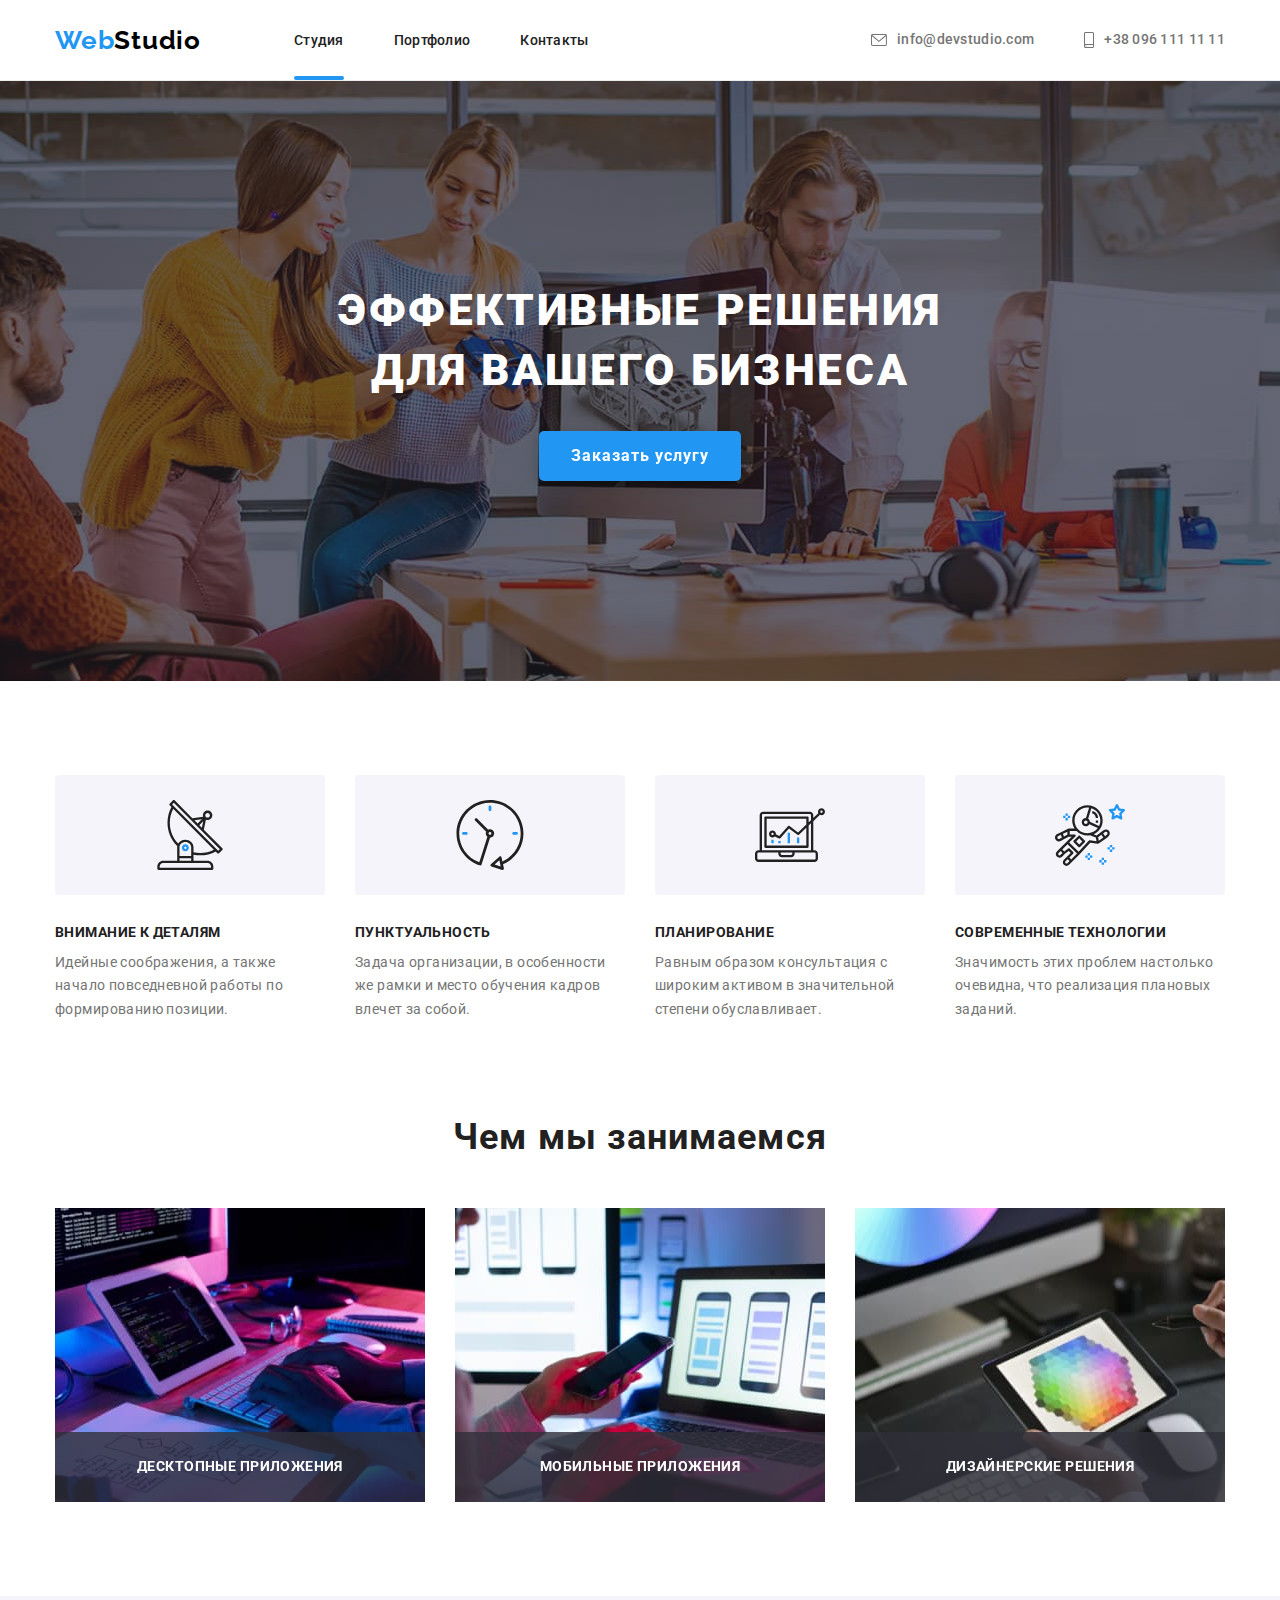
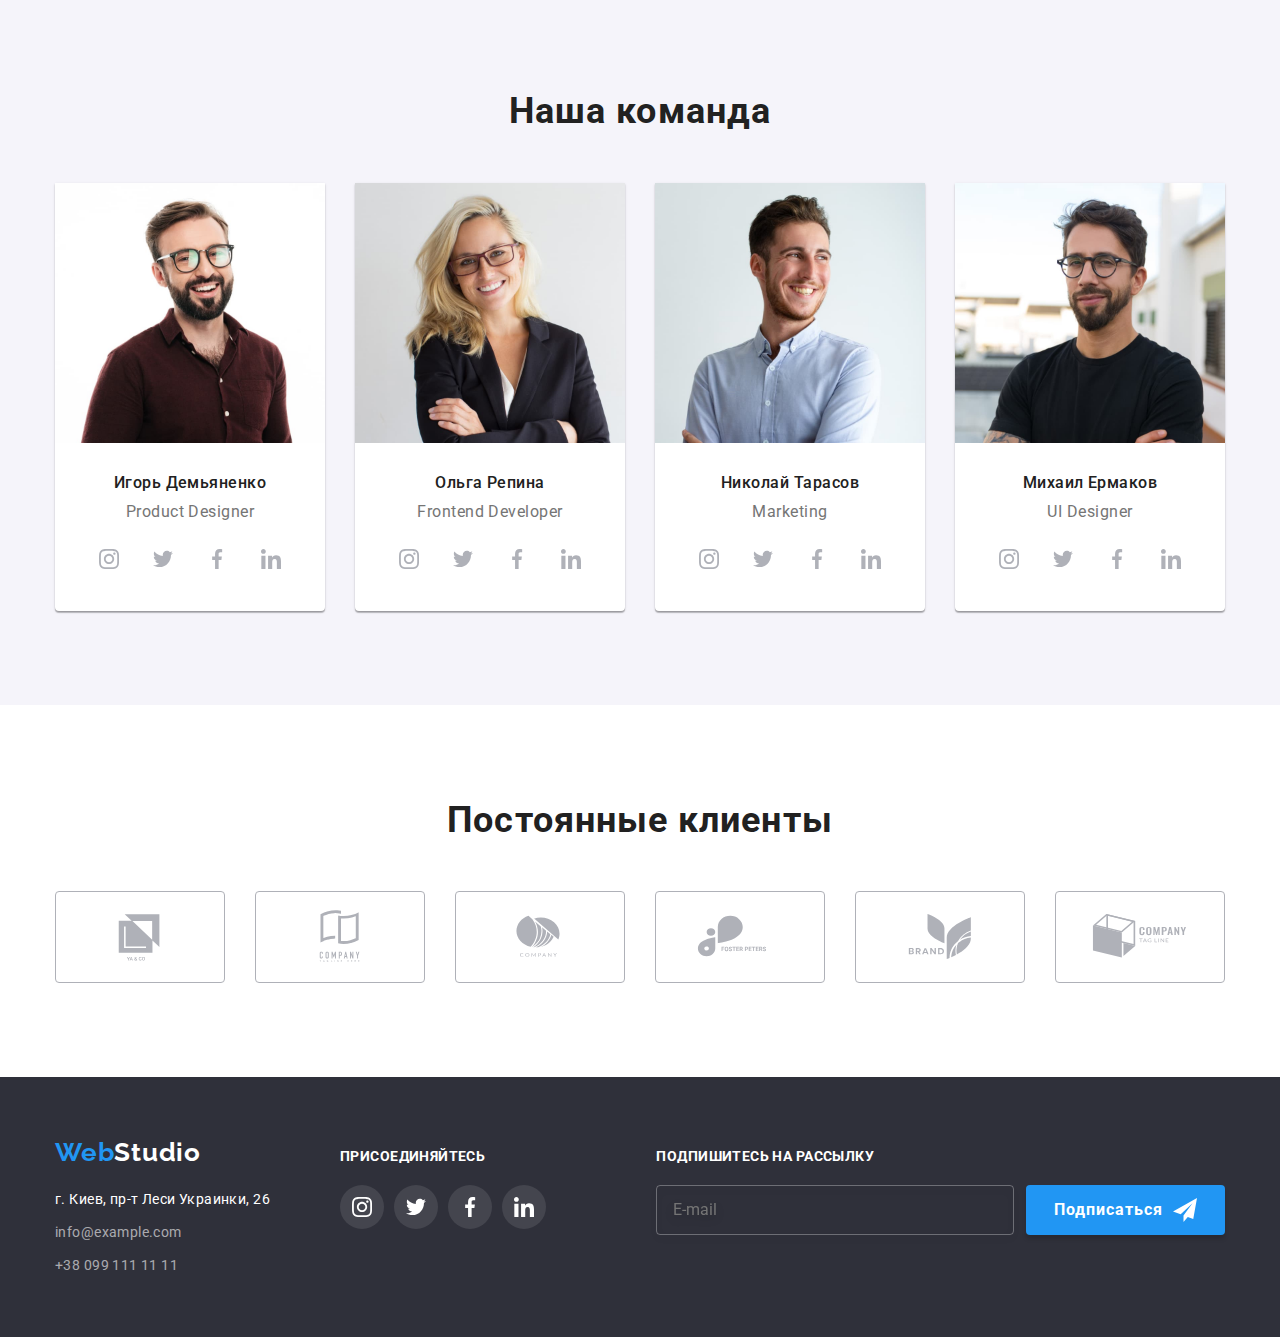
<file: index.html>
<!DOCTYPE html>
<html lang="ru">
  <head>
    <meta charset="UTF-8" />
    <meta http-equiv="X-UA-Compatible" content="IE=edge" />
    <meta name="viewport" content="width=device-width, initial-scale=1.0" />
    <title>Студия</title>
    <link rel="icon" type="header-nav-itemimage/png" href=".//images/logo-webstudio.svg" />
    <link
      href="https://fonts.googleapis.com/css2?family=Raleway:wght@700&family=Roboto:wght@400;500;700;900&display=swap"
      rel="stylesheet"
    />
    <link rel="stylesheet" href="./css/main.min.css" />
  </head>

  <body>
    <!-- Хэдэр -->
    <header class="header">
      <div class="container">
        <nav class="nav">
          <a class="logo" lang="en" href="./index.html"
            >Web<span class="logo--black">Studio</span></a
          >
          <ul class="nav__list">
            <li class="nav__item">
              <a class="nav__link nav__link--current" href="./index.html">Студия</a>
            </li>
            <li class="nav__item">
              <a class="nav__link" href="./portfolio.html">Портфолио</a>
            </li>
            <li class="nav__item">
              <a class="nav__link" href="">Контакты</a>
            </li>
          </ul>
        </nav>

        <ul class="header-contacts">
          <li class="header-contacts__item">
            <a class="header-contacts__link" lang="en" href="mailto:info@devstudio.com">
              <svg class="header-contacts__icon" width="16" height="12">
                <use href="./images/icons.svg#mail"></use>
              </svg>
              info@devstudio.com
            </a>
          </li>
          <li class="header-contacts__item">
            <a class="header-contacts__link" href="tel:+380961111111">
              <svg class="header-contacts__icon" width="10" height="16">
                <use href="./images/icons.svg#phone"></use>
              </svg>
              +38 096 111 11 11
            </a>
          </li>
        </ul>
      </div>
    </header>

    <!-- Герой -->
    <main>
      <section class="hero section">
        <div class="container">
          <h1 class="hero__title">
            Эффективные решения <br />
            для вашего бизнеса
          </h1>
          <button class="hero__btn" type="button" data-modal-open>Заказать услугу</button>
        </div>
      </section>

      <!-- Модалка -->

      <div class="backdrop is-hidden" data-modal>
        <div class="modal">
          <button class="modal__icon" type="button" data-modal-close>
            <svg width="11" height="11">
              <use href="./images/icons.svg#close-modal-btn"></use>
            </svg>
          </button>

          <p class="modal__title">Оставьте свои данные, мы вам перезвоним</p>

          <form name="form">
            <div class="form__wrapper">
              <label class="form__label" for="name">Имя</label>
              <input class="form__input" type="text" name="name" id="name" />
              <svg class="form__icon" width="18" height="18">
                <use href="./images/icons.svg#modal-icon-1"></use>
              </svg>
            </div>
            <div class="form__wrapper">
              <label class="form__label" for="tel">Телефон</label>
              <input class="form__input" type="tel" name="phone" id="tel" />
              <svg class="form__icon" width="18" height="18">
                <use href="./images/icons.svg#modal-icon-2"></use>
              </svg>
            </div>
            <div class="form__wrapper">
              <label class="form__label" for="mail">Почта</label>
              <input class="form__input" type="mail" name="mail" id="mail" />
              <svg class="form__icon" width="18" height="18">
                <use href="./images/icons.svg#modal-icon-3"></use>
              </svg>
            </div>
            <div class="form__wrapper">
              <label class="form__label" for="comment">Комментарий</label>
              <textarea
                class="form__textarea"
                name="comment"
                id="comment"
                placeholder="Введите текст"
              ></textarea>
            </div>

            <label class="form__agreements-label" for="agreements">
              <input
                class="form__agreements-input visually-hidden"
                type="checkbox"
                name="agreements"
                id="agreements"
              />
              <span class="form__agreements-checkbox">
                <svg width="15" height="15">
                  <use href="./images/icons.svg#check"></use>
                </svg>
              </span>
              Соглашаюсь с рассылкой и принимаю
              <a class="form__agreements-link" href="">Условия договора</a>
            </label>

            <button class="form__btn" type="submit">Отправить</button>
          </form>
        </div>
      </div>

      <!-- Преимущества -->
      <section class="section">
        <div class="container">
          <h2 class="visually-hidden">Преимущества</h2>
          <ul class="advantages">
            <li class="advantages__item">
              <div class="advanteges__wrapper">
                <svg width="70" height="70">
                  <use href="./images/icons.svg#antenna"></use>
                </svg>
              </div>
              <h3 class="advantages__subtitle">Внимание к деталям</h3>
              <p class="advantages__text">
                Идейные соображения, а также начало повседневной работы по формированию позиции.
              </p>
            </li>
            <li class="advantages__item">
              <div class="advanteges__wrapper">
                <svg width="70" height="70">
                  <use href="./images/icons.svg#clock"></use>
                </svg>
              </div>
              <h3 class="advantages__subtitle">Пунктуальность</h3>
              <p class="advantages__text">
                Задача организации, в особенности же рамки и место обучения кадров влечет за собой.
              </p>
            </li>
            <li class="advantages__item">
              <div class="advanteges__wrapper">
                <svg width="70" height="70">
                  <use href="./images/icons.svg#diagram"></use>
                </svg>
              </div>
              <h3 class="advantages__subtitle">Планирование</h3>
              <p class="advantages__text">
                Равным образом консультация с широким активом в значительной степени обуславливает.
              </p>
            </li>
            <li class="advantages__item">
              <div class="advanteges__wrapper">
                <svg width="70" height="70">
                  <use href="./images/icons.svg#astronaut"></use>
                </svg>
              </div>
              <h3 class="advantages__subtitle">Современные технологии</h3>
              <p class="advantages__text">
                Значимость этих проблем настолько очевидна, что реализация плановых заданий.
              </p>
            </li>
          </ul>
        </div>
      </section>

      <!-- Чем мы занимаемся -->
      <section class="service">
        <div class="container">
          <h2 class="title">Чем мы занимаемся</h2>
          <ul class="solution">
            <li class="solution__item">
              <img
                class="solution__img"
                src="./images/studio/what-are-we-doing/what-are-we-doing-1.jpg"
                alt="Написание кода на планшете и компьютере"
                width="370"
                height="294"
              />
              <p class="solution__text">Десктопные приложения</p>
            </li>
            <li class="solution__item">
              <img
                class="solution__img"
                src="./images/studio/what-are-we-doing/what-are-we-doing-2.jpg"
                alt="Адаптация приложения на мобильный телефон"
                width="370"
                height="294"
              />
              <p class="solution__text">Мобильные приложения</p>
            </li>
            <li class="solution__item">
              <img
                class="solution__img"
                src="./images/studio/what-are-we-doing/what-are-we-doing-3.jpg"
                alt="Подбор цвета на цветовой палитре с планшета"
                width="370"
                height="294"
              />
              <p class="solution__text">Дизайнерские решения</p>
            </li>
          </ul>
        </div>
      </section>

      <!-- Наша команда -->
      <section class="team section">
        <div class="container">
          <h2 class="title">Наша команда</h2>
          <ul class="employee">
            <li class="employee__item">
              <img
                class="employee__img"
                src="./images/studio/our-team/our-team-igor-demyanenko.jpg"
                alt="Игорь Демьяненко Дизайнер продукта"
                width="270"
                height="260"
              />
              <div class="employee__wrapper">
                <h3 class="employee__name">Игорь Демьяненко</h3>
                <p class="employee__profession">Product Designer</p>
                <ul class="soсial">
                  <li class="social__item">
                    <a class="social__link" href="">
                      <svg width="20" height="20">
                        <use href="./images/icons.svg#instagram"></use>
                      </svg>
                    </a>
                  </li>
                  <li class="social__item">
                    <a class="social__link" href="">
                      <svg width="20" height="20">
                        <use href="./images/icons.svg#twitter"></use>
                      </svg>
                    </a>
                  </li>
                  <li class="social__item">
                    <a class="social__link" href="">
                      <svg width="20" height="20">
                        <use href="./images/icons.svg#facebook"></use>
                      </svg>
                    </a>
                  </li>
                  <li class="social__item">
                    <a class="social__link" href="">
                      <svg width="20" height="20">
                        <use href="./images/icons.svg#linkedin"></use>
                      </svg>
                    </a>
                  </li>
                </ul>
              </div>
            </li>
            <li class="employee__item">
              <img
                class="employee__img"
                src="./images/studio/our-team/our-team-olga-repina.jpg"
                alt="Ольга Репина Фронтенд-разработчик"
                width="270"
                height="260"
              />
              <div class="employee__wrapper">
                <h3 class="employee__name">Ольга Репина</h3>
                <p class="employee__profession">Frontend Developer</p>
                <ul class="soсial">
                  <li class="social__item">
                    <a class="social__link" href="">
                      <svg width="20" height="20">
                        <use href="./images/icons.svg#instagram"></use>
                      </svg>
                    </a>
                  </li>
                  <li class="social__item">
                    <a class="social__link" href="">
                      <svg width="20" height="20">
                        <use href="./images/icons.svg#twitter"></use>
                      </svg>
                    </a>
                  </li>
                  <li class="social__item">
                    <a class="social__link" href="">
                      <svg width="20" height="20">
                        <use href="./images/icons.svg#facebook"></use>
                      </svg>
                    </a>
                  </li>
                  <li class="social__item">
                    <a class="social__link" href="">
                      <svg width="20" height="20">
                        <use href="./images/icons.svg#linkedin"></use>
                      </svg>
                    </a>
                  </li>
                </ul>
              </div>
            </li>
            <li class="employee__item">
              <img
                class="employee__img"
                src="./images/studio/our-team/our-team-nikolai-tarasov.jpg"
                alt="Николай Тарасов Маркетолог"
                width="270"
                height="260"
              />
              <div class="employee__wrapper">
                <h3 class="employee__name">Николай Тарасов</h3>
                <p class="employee__profession">Marketing</p>
                <ul class="soсial">
                  <li class="social__item">
                    <a class="social__link" href="">
                      <svg width="20" height="20">
                        <use href="./images/icons.svg#instagram"></use>
                      </svg>
                    </a>
                  </li>
                  <li class="social__item">
                    <a class="social__link" href="">
                      <svg width="20" height="20">
                        <use href="./images/icons.svg#twitter"></use>
                      </svg>
                    </a>
                  </li>
                  <li class="social__item">
                    <a class="social__link" href="">
                      <svg width="20" height="20">
                        <use href="./images/icons.svg#facebook"></use>
                      </svg>
                    </a>
                  </li>
                  <li class="social__item">
                    <a class="social__link" href="">
                      <svg width="20" height="20">
                        <use href="./images/icons.svg#linkedin"></use>
                      </svg>
                    </a>
                  </li>
                </ul>
              </div>
            </li>
            <li class="employee__item">
              <img
                class="employee__img"
                src="./images/studio/our-team/our-team-mikhail-ermakov.jpg"
                alt="Михаил Ермаков Дизайнер пользовательского интерфейса"
                width="270"
                height="260"
              />
              <div class="employee__wrapper">
                <h3 class="employee__name">Михаил Ермаков</h3>
                <p class="employee__profession">UI Designer</p>
                <ul class="soсial">
                  <li class="social__item">
                    <a class="social__link" href="">
                      <svg width="20" height="20">
                        <use href="./images/icons.svg#instagram"></use>
                      </svg>
                    </a>
                  </li>
                  <li class="social__item">
                    <a class="social__link" href="">
                      <svg width="20" height="20">
                        <use href="./images/icons.svg#twitter"></use>
                      </svg>
                    </a>
                  </li>
                  <li class="social__item">
                    <a class="social__link" href="">
                      <svg width="20" height="20">
                        <use href="./images/icons.svg#facebook"></use>
                      </svg>
                    </a>
                  </li>
                  <li class="social__item">
                    <a class="social__link" href="">
                      <svg width="20" height="20">
                        <use href="./images/icons.svg#linkedin"></use>
                      </svg>
                    </a>
                  </li>
                </ul>
              </div>
            </li>
          </ul>
        </div>
      </section>

      <!-- Наши клиенты -->
      <section class="section">
        <div class="container">
          <h2 class="title">Постоянные клиенты</h2>
          <ul class="clients">
            <li class="clients__item">
              <a class="clients__link" href="">
                <svg width="106" height="60">
                  <use href="./images/icons.svg#logo-1"></use>
                </svg>
              </a>
            </li>
            <li class="clients__item">
              <a class="clients__link" href="">
                <svg width="106" height="60">
                  <use href="./images/icons.svg#logo-2"></use>
                </svg>
              </a>
            </li>
            <li class="clients__item">
              <a class="clients__link" href="">
                <svg width="106" height="60">
                  <use href="./images/icons.svg#logo-3"></use>
                </svg>
              </a>
            </li>
            <li class="clients__item">
              <a class="clients__link" href="">
                <svg width="106" height="60">
                  <use href="./images/icons.svg#logo-4"></use>
                </svg>
              </a>
            </li>
            <li class="clients__item">
              <a class="clients__link" href="">
                <svg width="106" height="60">
                  <use href="./images/icons.svg#logo-5"></use>
                </svg>
              </a>
            </li>
            <li class="clients__item">
              <a class="clients__link" href="">
                <svg width="106" height="60">
                  <use href="./images/icons.svg#logo-6"></use>
                </svg>
              </a>
            </li>
          </ul>
        </div>
      </section>
    </main>

    <!-- Футер -->
    <footer class="footer">
      <div class="container">
        <div class="footer__list">
          <div class="footer__item">
            <a class="logo footer__logo" lang="en" href="./index.html"
              >Web<span class="logo--white">Studio</span>
            </a>
            <address class="address">
              <ul class="address__list">
                <li class="address__item">
                  <a
                    class="address__map-link"
                    href="https://www.google.com/maps/place/%D0%B1%D1%83%D0%BB.+%D0%9B%D0%B5%D1%81%D0%B8+%D0%A3%D0%BA%D1%80%D0%B0%D0%B8%D0%BD%D0%BA%D0%B8,+26,+%D0%9A%D0%B8%D0%B5%D0%B2,+02000/@50.4265807,30.5383858,17z/data=!3m1!4b1!4m5!3m4!1s0x40d4cf0e033ecbe9:0x57a4dffefec77da0!8m2!3d50.4265807!4d30.5383858"
                    target="_blank"
                    rel="noreferrer noopener"
                  >
                    г. Киев, пр-т Леси Украинки, 26
                  </a>
                </li>
                <li class="address__item">
                  <a class="address__contacts" lang="en" href="mailto:info@example.com"
                    >info@example.com</a
                  >
                </li>
                <li class="address__item">
                  <a class="address__contacts" href="tel:+380991111111">+38 099 111 11 11</a>
                </li>
              </ul>
            </address>
          </div>
          <div class="footer__item">
            <p class="footer__title">присоединяйтесь</p>
            <ul class="soсial">
              <li class="social__item">
                <a class="social__link social__link--footer" href="">
                  <svg width="20" height="20">
                    <use href="./images/icons.svg#instagram"></use>
                  </svg>
                </a>
              </li>
              <li class="social__item">
                <a class="social__link social__link--footer" href="">
                  <svg width="20" height="20">
                    <use href="./images/icons.svg#twitter"></use>
                  </svg>
                </a>
              </li>
              <li class="social__item">
                <a class="social__link social__link--footer" href="">
                  <svg width="20" height="20">
                    <use href="./images/icons.svg#facebook"></use>
                  </svg>
                </a>
              </li>
              <li class="social__item">
                <a class="social__link social__link--footer" href="">
                  <svg width="20" height="20">
                    <use href="./images/icons.svg#linkedin"></use>
                  </svg>
                </a>
              </li>
            </ul>
          </div>
          <div class="footer__item">
            <p class="footer__title">Подпишитесь на рассылку</p>
            <form form="footer-form">
              <div class="footer-form__wrapper">
                <input class="footer-form__input" placeholder="E-mail" type="mail" name="mail" />
                <button class="footer-form__btn" type="submit">
                  Подписаться
                  <svg class="footer-form__icon" width="24" height="24">
                    <use href="./images/icons.svg#send"></use>
                  </svg>
                </button>
              </div>
            </form>
          </div>
        </div>
      </div>
    </footer>

    <!-- JS -->

    <script src="./js/modal.js"></script>
  </body>
</html>
</file>
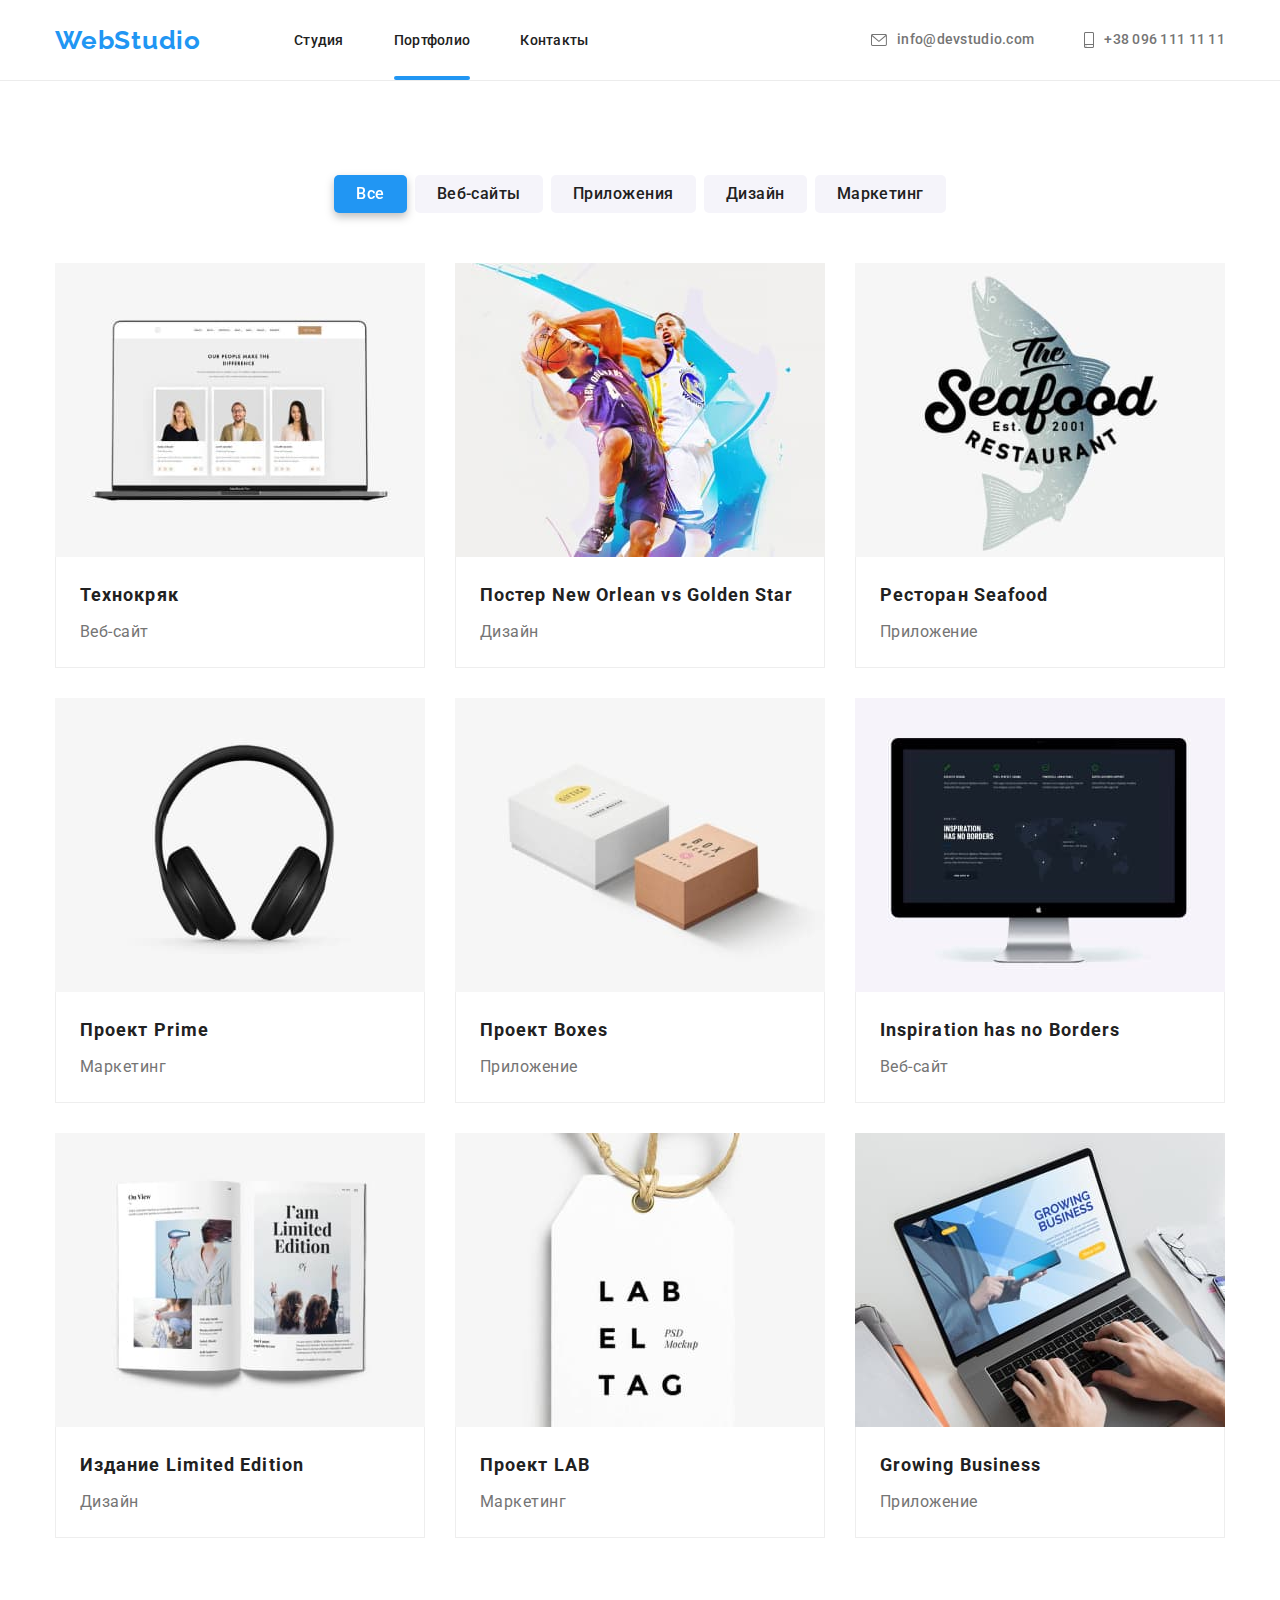
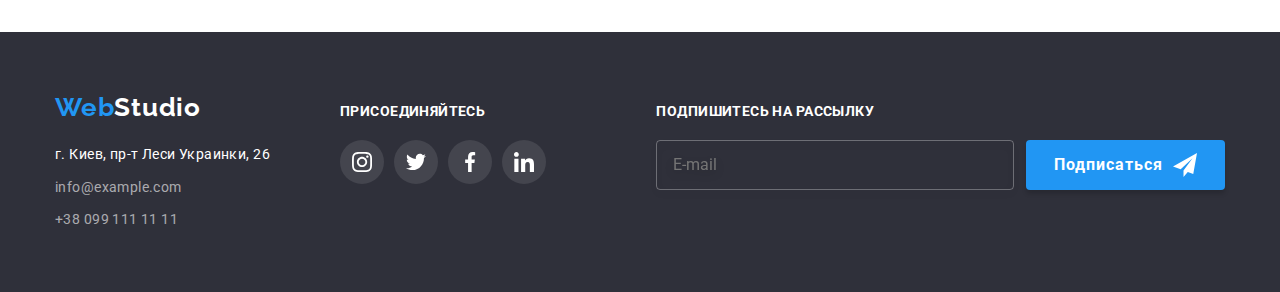
<file: portfolio.html>
<!DOCTYPE html>
<html lang="ru">
  <head>
    <meta charset="UTF-8" />
    <meta http-equiv="X-UA-Compatible" content="IE=edge" />
    <meta name="viewport" content="width=device-width, initial-scale=1.0" />
    <title>Портфолио</title>
    <link rel="icon" type="image/png" href=".//images/logo-webstudio.svg" />
    <link
      href="https://fonts.googleapis.com/css2?family=Raleway:wght@700&family=Roboto:wght@400;500;700;900&display=swap"
      rel="stylesheet"
    />
    <link rel="stylesheet" href="./css/main.min.css" />
  </head>

  <body>
    <!-- Хэдэр -->
    <header class="header">
      <div class="container">
        <nav class="nav">
          <a class="logo" lang="en" href="./index.html"
            >Web<span class="logo-black">Studio</span></a
          >
          <ul class="nav__list">
            <li class="nav__item">
              <a class="nav__link" href="./index.html">Студия</a>
            </li>
            <li class="nav__item">
              <a class="nav__link nav__link--current" href="./portfolio.html">Портфолио</a>
            </li>
            <li class="nav__item">
              <a class="nav__link" href="">Контакты</a>
            </li>
          </ul>
        </nav>

        <ul class="header-contacts">
          <li class="header-contacts__item">
            <a class="header-contacts__link" lang="en" href="mailto:info@devstudio.com">
              <svg class="header-contacts__icon" width="16" height="12">
                <use href="./images/icons.svg#mail"></use>
              </svg>
              info@devstudio.com
            </a>
          </li>
          <li class="header-contacts__item">
            <a class="header-contacts__link" href="tel:+380961111111">
              <svg class="header-contacts__icon" width="10" height="16">
                <use href="./images/icons.svg#phone"></use>
              </svg>
              +38 096 111 11 11
            </a>
          </li>
        </ul>
      </div>
    </header>

    <!-- Карточки товаров -->
    <main>
      <section class="section">
        <div class="container">
          <h1 class="visually-hidden">Каталог товаров</h1>
          <ul class="filter">
            <li class="filter__item">
              <button class="filter__btn filter__btn--current" type="button">Все</button>
            </li>
            <li class="filter__item">
              <button class="filter__btn" type="button">Веб-сайты</button>
            </li>
            <li class="filter__item">
              <button class="filter__btn" type="button">Приложения</button>
            </li>
            <li class="filter__item"><button class="filter__btn" type="button">Дизайн</button></li>
            <li class="filter__item">
              <button class="filter__btn" type="button">Маркетинг</button>
            </li>
          </ul>
          <ul class="card">
            <li class="card__item">
              <a class="card__link" href="" target="_blank">
                <div class="card__box-img">
                  <img
                    class="card__img"
                    src="./images/portfolio/card-1.jpg"
                    alt=""
                    width="370"
                    height="294"
                  />
                  <div class="card__overlay">
                    Ресурс предлагает комплексные предложения с разным уровнем функционала и
                    сервисов. Все это позволит посетителю получить исчерпывающие сведения о компании
                    или частном лице.
                  </div>
                </div>
                <div class="card__box">
                  <h2 class="card__title">Технокряк</h2>
                  <p class="card__text">Веб-сайт</p>
                </div>
              </a>
            </li>
            <li class="card__item">
              <a class="card__link" href="" target="_blank">
                <div class="card__box-img">
                  <img
                    class="card__img"
                    src="./images/portfolio/card-2.jpg"
                    alt=""
                    width="370"
                    height="294"
                  />
                  <div class="card__overlay">
                    Ресурс предлагает комплексные предложения с разным уровнем функционала и
                    сервисов. Все это позволит посетителю получить исчерпывающие сведения о компании
                    или частном лице.
                  </div>
                </div>
                <div class="card__box">
                  <h2 class="card__title">Постер New Orlean vs Golden Star</h2>
                  <p class="card__text">Дизайн</p>
                </div>
              </a>
            </li>
            <li class="card__item">
              <a class="card__link" href="" target="_blank">
                <div class="card__box-img">
                  <img
                    class="card__img"
                    src="./images/portfolio/card-3.jpg"
                    alt=""
                    width="370"
                    height="294"
                  />
                  <div class="card__overlay">
                    Ресурс предлагает комплексные предложения с разным уровнем функционала и
                    сервисов. Все это позволит посетителю получить исчерпывающие сведения о компании
                    или частном лице.
                  </div>
                </div>
                <div class="card__box">
                  <h2 class="card__title">Ресторан Seafood</h2>
                  <p class="card__text">Приложение</p>
                </div>
              </a>
            </li>
            <li class="card__item">
              <a class="card__link" href="" target="_blank">
                <div class="card__box-img">
                  <img
                    class="card__img"
                    src="./images/portfolio/card-4.jpg"
                    alt=""
                    width="370"
                    height="294"
                  />
                  <div class="card__overlay">
                    Ресурс предлагает комплексные предложения с разным уровнем функционала и
                    сервисов. Все это позволит посетителю получить исчерпывающие сведения о компании
                    или частном лице.
                  </div>
                </div>
                <div class="card__box">
                  <h2 class="card__title">Проект Prime</h2>
                  <p class="card__text">Маркетинг</p>
                </div>
              </a>
            </li>
            <li class="card__item">
              <a class="card__link" href="" target="_blank">
                <div class="card__box-img">
                  <img
                    class="card__img"
                    src="./images/portfolio/card-5.jpg"
                    alt=""
                    width="370"
                    height="294"
                  />
                  <div class="card__overlay">
                    Ресурс предлагает комплексные предложения с разным уровнем функционала и
                    сервисов. Все это позволит посетителю получить исчерпывающие сведения о компании
                    или частном лице.
                  </div>
                </div>
                <div class="card__box">
                  <h2 class="card__title">Проект Boxes</h2>
                  <p class="card__text">Приложение</p>
                </div>
              </a>
            </li>
            <li class="card__item">
              <a class="card__link" href="" target="_blank">
                <div class="card__box-img">
                  <img
                    class="card__img"
                    src="./images/portfolio/card-6.jpg"
                    alt=""
                    width="370"
                    height="294"
                  />
                  <div class="card__overlay">
                    Ресурс предлагает комплексные предложения с разным уровнем функционала и
                    сервисов. Все это позволит посетителю получить исчерпывающие сведения о компании
                    или частном лице.
                  </div>
                </div>
                <div class="card__box">
                  <h2 class="card__title">Inspiration has no Borders</h2>
                  <p class="card__text">Веб-сайт</p>
                </div>
              </a>
            </li>
            <li class="card__item">
              <a class="card__link" href="" target="_blank">
                <div class="card__box-img">
                  <img
                    class="card__img"
                    src="./images/portfolio/card-7.jpg"
                    alt=""
                    width="370"
                    height="294"
                  />
                  <div class="card__overlay">
                    Ресурс предлагает комплексные предложения с разным уровнем функционала и
                    сервисов. Все это позволит посетителю получить исчерпывающие сведения о компании
                    или частном лице.
                  </div>
                </div>
                <div class="card__box">
                  <h2 class="card__title">Издание Limited Edition</h2>
                  <p class="card__text">Дизайн</p>
                </div>
              </a>
            </li>
            <li class="card__item">
              <a class="card__link" href="" target="_blank">
                <div class="card__box-img">
                  <img
                    class="card__img"
                    src="./images/portfolio/card-8.jpg"
                    alt=""
                    width="370"
                    height="294"
                  />
                  <div class="card__overlay">
                    Ресурс предлагает комплексные предложения с разным уровнем функционала и
                    сервисов. Все это позволит посетителю получить исчерпывающие сведения о компании
                    или частном лице.
                  </div>
                </div>
                <div class="card__box">
                  <h2 class="card__title">Проект LAB</h2>
                  <p class="card__text">Маркетинг</p>
                </div>
              </a>
            </li>
            <li class="card__item">
              <a class="card__link" href="" target="_blank">
                <div class="card__box-img">
                  <img
                    class="card__img"
                    src="./images/portfolio/card-9.jpg"
                    alt=""
                    width="370"
                    height="294"
                  />
                  <div class="card__overlay">
                    Ресурс предлагает комплексные предложения с разным уровнем функционала и
                    сервисов. Все это позволит посетителю получить исчерпывающие сведения о компании
                    или частном лице.
                  </div>
                </div>
                <div class="card__box">
                  <h2 class="card__title">Growing Business</h2>
                  <p class="card__text">Приложение</p>
                </div>
              </a>
            </li>
          </ul>
        </div>
      </section>
    </main>

    <!-- Футер -->
    <footer class="footer">
      <div class="container">
        <div class="footer__list">
          <div class="footer__item">
            <a class="logo footer__logo" lang="en" href="./index.html"
              >Web<span class="logo--white">Studio</span>
            </a>
            <address class="address">
              <ul class="address__list">
                <li class="address__item">
                  <a
                    class="address__map-link"
                    href="https://www.google.com/maps/place/%D0%B1%D1%83%D0%BB.+%D0%9B%D0%B5%D1%81%D0%B8+%D0%A3%D0%BA%D1%80%D0%B0%D0%B8%D0%BD%D0%BA%D0%B8,+26,+%D0%9A%D0%B8%D0%B5%D0%B2,+02000/@50.4265807,30.5383858,17z/data=!3m1!4b1!4m5!3m4!1s0x40d4cf0e033ecbe9:0x57a4dffefec77da0!8m2!3d50.4265807!4d30.5383858"
                    target="_blank"
                    rel="noreferrer noopener"
                  >
                    г. Киев, пр-т Леси Украинки, 26
                  </a>
                </li>
                <li class="address__item">
                  <a class="address__contacts" lang="en" href="mailto:info@example.com"
                    >info@example.com</a
                  >
                </li>
                <li class="address__item">
                  <a class="address__contacts" href="tel:+380991111111">+38 099 111 11 11</a>
                </li>
              </ul>
            </address>
          </div>
          <div class="footer__item">
            <p class="footer__title">присоединяйтесь</p>
            <ul class="soсial">
              <li class="social__item">
                <a class="social__link social__link--footer" href="">
                  <svg width="20" height="20">
                    <use href="./images/icons.svg#instagram"></use>
                  </svg>
                </a>
              </li>
              <li class="social__item">
                <a class="social__link social__link--footer" href="">
                  <svg width="20" height="20">
                    <use href="./images/icons.svg#twitter"></use>
                  </svg>
                </a>
              </li>
              <li class="social__item">
                <a class="social__link social__link--footer" href="">
                  <svg width="20" height="20">
                    <use href="./images/icons.svg#facebook"></use>
                  </svg>
                </a>
              </li>
              <li class="social__item">
                <a class="social__link social__link--footer" href="">
                  <svg width="20" height="20">
                    <use href="./images/icons.svg#linkedin"></use>
                  </svg>
                </a>
              </li>
            </ul>
          </div>
          <div class="footer__item">
            <p class="footer__title">Подпишитесь на рассылку</p>
            <form form="footer-form">
              <div class="footer-form__wrapper">
                <input class="footer-form__input" placeholder="E-mail" type="mail" name="mail" />
                <button class="footer-form__btn" type="submit">
                  Подписаться
                  <svg class="footer-form__icon" width="24" height="24">
                    <use href="./images/icons.svg#send"></use>
                  </svg>
                </button>
              </div>
            </form>
          </div>
        </div>
      </div>
    </footer>
  </body>
</html>
</file>
<file: css/main.min.css>
:root{--primary-text-color: #757575;--secondary-text-color: #212121;--white-text-color: #ffffff;--hover-text-color: #2196f3;--logo-text-color: #2196f3;--logo-header: #000000;--logo-footer: #ffffff;--hero-text-color: #ffffff;--footer-contacts-text: rgba(255, 255, 255, 0.6);--white-bgc: #ffffff;--primary-bgc: #2f303a;--secondary-bgc: #f5f4fa;--btn-bgc: #2196f3;--btn-hover: #188ce8;--cubic: cubic-bezier(0.4, 0, 0.2, 1)}/*! modern-normalize v1.1.0 | MIT License | https://github.com/sindresorhus/modern-normalize */*,::before,::after{-webkit-box-sizing:border-box;box-sizing:border-box}html{line-height:1.15;-webkit-text-size-adjust:100%;-moz-tab-size:4;-o-tab-size:4;tab-size:4}body{margin:0;font-family:system-ui,-apple-system,"Segoe UI",Roboto,Helvetica,Arial,sans-serif,"Apple Color Emoji","Segoe UI Emoji"}hr{height:0;color:inherit}abbr[title]{-webkit-text-decoration:underline dotted;text-decoration:underline dotted}b,strong{font-weight:bolder}code,kbd,samp,pre{font-family:ui-monospace,SFMono-Regular,Consolas,"Liberation Mono",Menlo,monospace;font-size:1em}small{font-size:80%}sub,sup{font-size:75%;line-height:0;position:relative;vertical-align:baseline}sub{bottom:-0.25em}sup{top:-0.5em}table{text-indent:0;border-color:inherit}button,input,optgroup,select,textarea{font-family:inherit;font-size:100%;line-height:1.15;margin:0}button,select{text-transform:none}button,[type=button],[type=reset],[type=submit]{-webkit-appearance:button}::-moz-focus-inner{border-style:none;padding:0}:-moz-focusring{outline:1px dotted ButtonText}:-moz-ui-invalid{box-shadow:none}legend{padding:0}progress{vertical-align:baseline}::-webkit-inner-spin-button,::-webkit-outer-spin-button{height:auto}[type=search]{-webkit-appearance:textfield;outline-offset:-2px}::-webkit-search-decoration{-webkit-appearance:none}::-webkit-file-upload-button{-webkit-appearance:button;font:inherit}summary{display:list-item}h1,h2,h3,h4,h5,h6{margin:0}p{margin:0}ul{list-style:none;margin:0;padding:0}body{color:var(--primary-text-color);background-color:var(--white-bgc);font-family:roboto,sans-serif}svg{fill:currentColor}.visually-hidden{position:absolute;white-space:nowrap;width:1px;height:1px;overflow:hidden;border:0;padding:0;clip:rect(0 0 0 0);-webkit-clip-path:inset(50%);clip-path:inset(50%);margin:-1px}.container{width:1200px;padding-left:15px;padding-right:15px;margin:auto}.section{padding-top:94px;padding-bottom:94px}.title{color:var(--secondary-text-color);font-weight:700;font-size:36px;line-height:1.17;text-align:center;letter-spacing:.03em;margin-bottom:50px}.header .container{display:-webkit-box;display:-ms-flexbox;display:flex;-webkit-box-align:center;-ms-flex-align:center;align-items:center}.header{border-bottom:1px solid #ececec}.nav{display:-webkit-box;display:-ms-flexbox;display:flex;-webkit-box-align:center;-ms-flex-align:center;align-items:center}.nav__list{display:-webkit-box;display:-ms-flexbox;display:flex;margin-left:93px}.nav__item:not(:first-child){margin-left:50px}.nav__link--current{color:var(--hover-text-color)}.nav__link--current::after{content:"";position:absolute;width:100%;height:4px;bottom:0;left:0;border-radius:2px;background-color:var(--hover-text-color)}.nav__link{position:relative;padding-top:32px;padding-bottom:32px;color:var(--secondary-text-color);font-weight:500;font-size:14px;line-height:1.14;letter-spacing:.02em;text-decoration:none;-webkit-transition:color 250ms var(--cubic);transition:color 250ms var(--cubic)}.nav__link:hover,.nav__link:focus{color:var(--hover-text-color)}.header-contacts{display:-webkit-box;display:-ms-flexbox;display:flex;margin-left:auto}.header-contacts__item:not(:first-child){margin-left:50px}.header-contacts__link{display:-webkit-box;display:-ms-flexbox;display:flex;-webkit-box-align:center;-ms-flex-align:center;align-items:center;padding-top:32px;padding-bottom:32px;color:var(--primary-text-color);font-weight:500;font-size:14px;line-height:1.14;letter-spacing:.02em;text-decoration:none;-webkit-transition:color 250ms var(--cubic);transition:color 250ms var(--cubic)}.header-contacts__link:hover,.header-contacts__link:focus{color:var(--hover-text-color)}.header-contacts__icon{margin-right:10px}.logo{padding-top:24px;padding-bottom:24px;color:var(--logo-text-color);font-family:Raleway;font-weight:700;font-size:26px;line-height:1.19;letter-spacing:.03em;text-decoration:none}.logo--black{color:var(--logo-header)}.logo--white{color:var(--logo-footer)}.hero{padding-top:200px;padding-bottom:200px;text-align:center;max-width:1600px;margin-left:auto;margin-right:auto;background-image:-webkit-gradient(linear, left top, left bottom, from(rgba(47, 48, 58, 0.4)), to(rgba(47, 48, 58, 0.4))),url(../images/studio/hero.jpg);background-image:linear-gradient(rgba(47, 48, 58, 0.4), rgba(47, 48, 58, 0.4)),url(../images/studio/hero.jpg);background-repeat:no-repeat;background-position:center;background-size:cover}.hero__title{margin-bottom:30px;font-weight:900;font-size:44px;line-height:1.36;letter-spacing:.06em;text-transform:uppercase;color:var(--hero-text-color)}.hero__btn{padding:10px 32px;color:var(--hero-text-color);font-family:Roboto,sans-serif;font-weight:700;font-size:16px;line-height:1.87;letter-spacing:.06em;background-color:var(--btn-bgc);border-radius:5px;border:0;cursor:pointer;-webkit-filter:drop-shadow(0px 4px 4px rgba(0, 0, 0, 0.25));filter:drop-shadow(0px 4px 4px rgba(0, 0, 0, 0.25));-webkit-transition:background-color 250ms var(--cubic);transition:background-color 250ms var(--cubic)}.hero__btn:hover,.hero__btn:focus{background-color:var(--btn-hover)}.backdrop{position:fixed;top:0;left:0;width:100%;height:100%;background:rgba(0,0,0,.2);opacity:1;-webkit-transition:opacity 250ms var(--cubic);transition:opacity 250ms var(--cubic)}.backdrop.is-hidden{opacity:0;pointer-events:none}.backdrop.is-hidden .modal{-webkit-transform:translate(-50%, -50%) scale(0.1);transform:translate(-50%, -50%) scale(0.1)}.modal{position:absolute;top:50%;left:50%;-webkit-transform:translate(-50%, -50%) scale(1);transform:translate(-50%, -50%) scale(1);min-width:528px;min-height:581px;padding:40px;border-radius:4px;background-color:#fff;-webkit-filter:drop-shadow(0px 4px 4px rgba(0, 0, 0, 0.25));filter:drop-shadow(0px 4px 4px rgba(0, 0, 0, 0.25));-webkit-transition:-webkit-transform 250ms var(--cubic);transition:-webkit-transform 250ms var(--cubic);transition:transform 250ms var(--cubic);transition:transform 250ms var(--cubic), -webkit-transform 250ms var(--cubic)}.modal__icon{position:absolute;top:0;right:0;padding:0;display:-webkit-box;display:-ms-flexbox;display:flex;-webkit-box-pack:center;-ms-flex-pack:center;justify-content:center;-webkit-box-align:center;-ms-flex-align:center;align-items:center;margin-top:8px;margin-right:8px;width:30px;height:30px;color:#000;border-width:1px;border-radius:50%;border-color:rgba(0,0,0,.1);background-color:#fff;cursor:pointer;-webkit-transition:color 250ms var(--cubic);transition:color 250ms var(--cubic);scale:1}.modal__icon:hover,.modal__icon:focus{color:var(--hover-text-color)}.modal__title{font-weight:700;font-size:20px;line-height:1.15;text-align:center;letter-spacing:.03em;color:#212121;margin-bottom:12px}.form__wrapper{position:relative}.form__wrapper+.form__wrapper{margin-top:10px}.form__label{display:block;max-width:-webkit-min-content;max-width:-moz-min-content;max-width:min-content;font-size:12px;line-height:1.17;letter-spacing:.01em}.form__input{width:100%;height:40px;margin-top:4px;padding:0px 0px 0px 42px;border:1px solid rgba(33,33,33,.2);border-radius:4px;outline:none;-webkit-transition:border 250ms var(--cubic);transition:border 250ms var(--cubic)}.form__input:hover,.form__input:focus{border:1px solid #2196f3;cursor:pointer}.form__icon{position:absolute;left:3%;top:55%;color:#212121;-webkit-transition:color 250ms var(--cubic);transition:color 250ms var(--cubic)}.form-input:hover+.form__icon,.form-input:focus+.form__icon{color:var(--hover-text-color)}.form__textarea{height:120px;margin-top:4px;padding:12px 16px;display:block;width:100%;resize:none;border:1px solid rgba(33,33,33,.2);border-radius:4px;font-size:14px;line-height:1.14;letter-spacing:.01em;color:var(--primary-text-color);outline:none;-webkit-transition:border 250ms var(--cubic);transition:border 250ms var(--cubic)}.form__textarea::-webkit-input-placeholder{font-size:14px;line-height:1.14;letter-spacing:.01em;color:rgba(117,117,117,.5)}.form__textarea::-moz-placeholder{font-size:14px;line-height:1.14;letter-spacing:.01em;color:rgba(117,117,117,.5)}.form__textarea:-ms-input-placeholder{font-size:14px;line-height:1.14;letter-spacing:.01em;color:rgba(117,117,117,.5)}.form__textarea::-ms-input-placeholder{font-size:14px;line-height:1.14;letter-spacing:.01em;color:rgba(117,117,117,.5)}.form__textarea::placeholder{font-size:14px;line-height:1.14;letter-spacing:.01em;color:rgba(117,117,117,.5)}.form__textarea:hover,.form__textarea:focus{border:1px solid #2196f3;cursor:pointer}.form__agreements-label{margin-top:20px;display:-webkit-box;display:-ms-flexbox;display:flex;-webkit-box-pack:center;-ms-flex-pack:center;justify-content:center;-webkit-box-align:center;-ms-flex-align:center;align-items:center;height:24px;font-size:14px;line-height:2;letter-spacing:.03em}.form__agreements-checkbox{display:-webkit-box;display:-ms-flexbox;display:flex;-webkit-box-pack:center;-ms-flex-pack:center;justify-content:center;-webkit-box-align:center;-ms-flex-align:center;align-items:center;margin-right:8px;width:15px;height:15px;background-color:#fff;border:2px solid #000;border-radius:4px;-webkit-box-shadow:0px 4px 4px rgba(0,0,0,.25);box-shadow:0px 4px 4px rgba(0,0,0,.25);-webkit-transition:background-color 250ms var(--cubic);transition:background-color 250ms var(--cubic)}.form__agreements-input:checked+.form__agreements-checkbox{background-color:var(--hover-text-color);border:2px solid var(--hover-text-color);-webkit-box-shadow:none;box-shadow:none}.form__agreements-link{margin-left:3px;color:#2196f3}.form__btn{display:block;margin-top:30px;margin-left:auto;margin-right:auto;padding:10px 55px;color:var(--hero-text-color);font-family:Roboto,sans-serif;font-weight:700;font-size:16px;line-height:1.87;letter-spacing:.06em;text-shadow:0px 4px 4px rgba(0,0,0,.25);background-color:var(--btn-bgc);border-radius:5px;border:0;cursor:pointer;-webkit-filter:drop-shadow(0px 4px 4px rgba(0, 0, 0, 0.25));filter:drop-shadow(0px 4px 4px rgba(0, 0, 0, 0.25));-webkit-transition:background-color 250ms var(--cubic);transition:background-color 250ms var(--cubic)}.form__btn:hover,.form__btn:focus{background-color:var(--btn-hover)}.advantages{display:-webkit-box;display:-ms-flexbox;display:flex}.advantages__item{min-width:270px}.advantages__item:not(:first-child){margin-left:30px}.advanteges__wrapper{display:-webkit-box;display:-ms-flexbox;display:flex;-webkit-box-align:center;-ms-flex-align:center;align-items:center;-webkit-box-pack:center;-ms-flex-pack:center;justify-content:center;height:120px;margin-bottom:30px;background-color:#f5f4fa;border-radius:4px}.advantages__subtitle{margin-bottom:10px;color:var(--secondary-text-color);font-weight:700;font-size:14px;line-height:1.14;letter-spacing:.03em;text-transform:uppercase}.advantages__text{font-size:14px;line-height:1.71;letter-spacing:.03em}.service{padding-bottom:94px}.solution{display:-webkit-box;display:-ms-flexbox;display:flex}.solution__item{position:relative}.solution__item:not(:first-child){margin-left:30px}.solution__img{display:block}.solution__text{display:-webkit-box;display:-ms-flexbox;display:flex;-webkit-box-pack:center;-ms-flex-pack:center;justify-content:center;-webkit-box-align:center;-ms-flex-align:center;align-items:center;position:absolute;width:100%;min-height:70px;left:0;bottom:0;font-weight:700;font-size:14px;line-height:1.14;letter-spacing:.03em;text-transform:uppercase;color:#fff;background-color:rgba(47,48,58,.8)}.team{background-color:var(--secondary-bgc)}.employee{display:-webkit-box;display:-ms-flexbox;display:flex;-ms-flex-wrap:wrap;flex-wrap:wrap;margin-left:-30px;margin-top:-30px}.employee__item{-webkit-box-pack:center;-ms-flex-pack:center;justify-content:center;-ms-flex-preferred-size:calc(25% - 30px);flex-basis:calc(25% - 30px);margin-left:30px;margin-top:30px;background:#fff;-webkit-box-shadow:0px 1px 3px rgba(0,0,0,.12),0px 1px 1px rgba(0,0,0,.14),0px 2px 1px rgba(0,0,0,.2);box-shadow:0px 1px 3px rgba(0,0,0,.12),0px 1px 1px rgba(0,0,0,.14),0px 2px 1px rgba(0,0,0,.2);border-radius:0px 0px 4px 4px}.employee__item:not(:first-child){margin-left:30px}.employee__img{display:block}.employee__wrapper{padding-top:30px;padding-bottom:30px}.employee__name{color:var(--secondary-text-color);font-weight:500;font-size:16px;line-height:1.19;letter-spacing:.03em;text-align:center;margin-bottom:10px}.employee__profession{font-size:16px;line-height:1.19;letter-spacing:.03em;text-align:center;margin-bottom:16px}.soсial{display:-webkit-box;display:-ms-flexbox;display:flex;-webkit-box-pack:center;-ms-flex-pack:center;justify-content:center;-webkit-box-align:center;-ms-flex-align:center;align-items:center}.social__item{display:-webkit-box;display:-ms-flexbox;display:flex;-webkit-box-align:center;-ms-flex-align:center;align-items:center;-webkit-box-pack:center;-ms-flex-pack:center;justify-content:center}.social__item:not(:last-child){margin-right:10px}.social__link{width:44px;height:44px;padding:12px;color:#afb1b8;text-decoration:none;border-radius:50px;-webkit-transition:color 250ms var(--cubic),background-color 250ms var(--cubic);transition:color 250ms var(--cubic),background-color 250ms var(--cubic)}.social__link:hover,.social__link:focus{background-color:#2196f3;color:#fff}.clients{display:-webkit-box;display:-ms-flexbox;display:flex;-ms-flex-wrap:wrap;flex-wrap:wrap;margin-left:-30px;margin-top:-30px}.clients__item{-ms-flex-preferred-size:calc(16.6666666667% - 30px);flex-basis:calc(16.6666666667% - 30px);margin-left:30px;margin-top:30px}.clients__link{display:-webkit-box;display:-ms-flexbox;display:flex;-webkit-box-pack:center;-ms-flex-pack:center;justify-content:center;-webkit-box-align:center;-ms-flex-align:center;align-items:center;width:170px;height:92px;color:#afb1b8;border:1px solid #afb1b8;border-radius:4px;-webkit-transition:color 250ms var(--cubic),border 250ms var(--cubic);transition:color 250ms var(--cubic),border 250ms var(--cubic)}.clients__link:hover,.clients__link:focus{color:var(--hover-text-color);border:1px solid var(--hover-text-color)}.filter{display:-webkit-box;display:-ms-flexbox;display:flex;-webkit-box-pack:center;-ms-flex-pack:center;justify-content:center;margin-bottom:50px}.filter__item:not(:first-child){margin-left:8px}.filter__btn{padding:6px 22px;color:var(--secondary-text-color);font-family:Roboto,sans-serif;font-weight:500;font-size:16px;line-height:1.62;text-align:center;letter-spacing:.03em;background-color:var(--secondary-bgc);border:0;border-radius:5px;cursor:pointer;-webkit-filter:0;filter:0;-webkit-transition:background-color 250ms var(--cubic),color 250ms var(--cubic),-webkit-filter 250ms var(--cubic);transition:background-color 250ms var(--cubic),color 250ms var(--cubic),-webkit-filter 250ms var(--cubic);transition:background-color 250ms var(--cubic),color 250ms var(--cubic),filter 250ms var(--cubic);transition:background-color 250ms var(--cubic),color 250ms var(--cubic),filter 250ms var(--cubic),-webkit-filter 250ms var(--cubic)}.filter__btn:hover,.filter__btn:focus{color:var(--white-text-color);background-color:var(--btn-bgc);-webkit-filter:drop-shadow(0px 4px 4px rgba(0, 0, 0, 0.25));filter:drop-shadow(0px 4px 4px rgba(0, 0, 0, 0.25))}.filter__btn--current{color:var(--white-text-color);background-color:var(--btn-bgc);-webkit-filter:drop-shadow(0px 4px 4px rgba(0, 0, 0, 0.25));filter:drop-shadow(0px 4px 4px rgba(0, 0, 0, 0.25))}.card{display:-webkit-box;display:-ms-flexbox;display:flex;-ms-flex-wrap:wrap;flex-wrap:wrap;margin-left:-30px;margin-top:-30px}.card__item{-webkit-box-pack:center;-ms-flex-pack:center;justify-content:center;-ms-flex-preferred-size:calc(25% - 30px);flex-basis:calc(25% - 30px);margin-left:30px;margin-top:30px;background:#fff;-webkit-box-shadow:none;box-shadow:none;-webkit-transition:-webkit-box-shadow 250ms var(--cubic);transition:-webkit-box-shadow 250ms var(--cubic);transition:box-shadow 250ms var(--cubic);transition:box-shadow 250ms var(--cubic), -webkit-box-shadow 250ms var(--cubic)}.card__item:hover,.card__item:focus{-webkit-box-shadow:0px 1px 1px rgba(0,0,0,.12),0px 4px 4px rgba(0,0,0,.06),1px 4px 6px rgba(0,0,0,.16);box-shadow:0px 1px 1px rgba(0,0,0,.12),0px 4px 4px rgba(0,0,0,.06),1px 4px 6px rgba(0,0,0,.16)}.card__link{text-decoration:none}.card__box-img{position:relative;overflow:hidden}.card__img{display:block}.card__overlay{position:absolute;top:0;left:0;width:100%;height:100%;-webkit-transform:translate(0%, 100%);transform:translate(0%, 100%);padding:63px 24px;font-weight:400;font-size:18px;line-height:1.56;letter-spacing:.03em;color:#fff;background-color:rgba(33,150,243,.9);-webkit-transition:-webkit-transform 250ms var(--cubic);transition:-webkit-transform 250ms var(--cubic);transition:transform 250ms var(--cubic);transition:transform 250ms var(--cubic), -webkit-transform 250ms var(--cubic)}.card__item:hover .card__overlay,.card__item:focus .card__overlay{-webkit-transform:translate(0%, 0%);transform:translate(0%, 0%)}.card__box{padding:20px 24px;background:#fff;border-left:1px solid #eee;border-right:1px solid #eee;border-bottom:1px solid #eee}.card__title{margin-bottom:4px;color:var(--secondary-text-color);font-weight:700;font-size:18px;line-height:2;letter-spacing:.06em}.card__text{color:var(--primary-text-color);font-size:16px;line-height:1.87;letter-spacing:.03em}.footer{background-color:var(--primary-bgc);padding-top:60px;padding-bottom:60px}.footer__list{display:-webkit-box;display:-ms-flexbox;display:flex;-webkit-box-align:baseline;-ms-flex-align:baseline;align-items:baseline}.footer__item:not(:last-child){margin-right:70px}.footer__item:last-child{margin-left:auto}.footer__logo{margin-bottom:20px;padding:0px}.address{margin-top:20px}.address{font-style:normal}.address__item:not(:first-child){margin-top:9px}.address__map-link{color:var(--white-text-color);font-size:14px;line-height:1.71;letter-spacing:.03em;text-decoration:none;display:block}.address__contacts{font-size:14px;line-height:1.71;letter-spacing:.03em;color:var(--footer-contacts-text);text-decoration:none}.footer__title{margin-bottom:20px;font-weight:700;font-size:14px;line-height:1.14;letter-spacing:.03em;text-transform:uppercase;color:#fff}.social__link--footer{color:#fff;background-color:rgba(255,255,255,.1);-webkit-transition:background-color 250ms var(--cubic);transition:background-color 250ms var(--cubic)}.social__link--footer:hover,.social__link--footer:focus{background-color:var(--hover-text-color)}.footer-form__wrapper{display:-webkit-box;display:-ms-flexbox;display:flex}.footer-form__input{width:358px;height:50px;margin-right:12px;padding-left:16px;padding-top:15px;padding-bottom:15px;color:var(--primary-text-color);background-color:rgba(0,0,0,0);border:1px solid rgba(255,255,255,.3);border-radius:4px;outline:none;-webkit-filter:drop-shadow(0px 4px 4px rgba(0, 0, 0, 0.15));filter:drop-shadow(0px 4px 4px rgba(0, 0, 0, 0.15))}.footer-form__input:focus{border:2px solid rgba(255,255,255,.3)}.footer-form__btn{display:-webkit-box;display:-ms-flexbox;display:flex;-webkit-box-pack:center;-ms-flex-pack:center;justify-content:center;-webkit-box-align:center;-ms-flex-align:center;align-items:center;padding:10px 28px;font-family:Roboto,sans-serif;font-weight:700;font-size:16px;line-height:1.87;letter-spacing:.06em;color:#fff;border:none;border-radius:4px;background-color:#2196f3;-webkit-box-shadow:0px 4px 4px rgba(0,0,0,.15);box-shadow:0px 4px 4px rgba(0,0,0,.15);cursor:pointer;-webkit-transition:background-color 250ms var(--cubic);transition:background-color 250ms var(--cubic)}.footer-form__btn:hover,.footer-form__btn:focus{background-color:var(--btn-hover)}.footer-form__icon{margin-left:10px}/*# sourceMappingURL=main.min.css.map */
</file>
